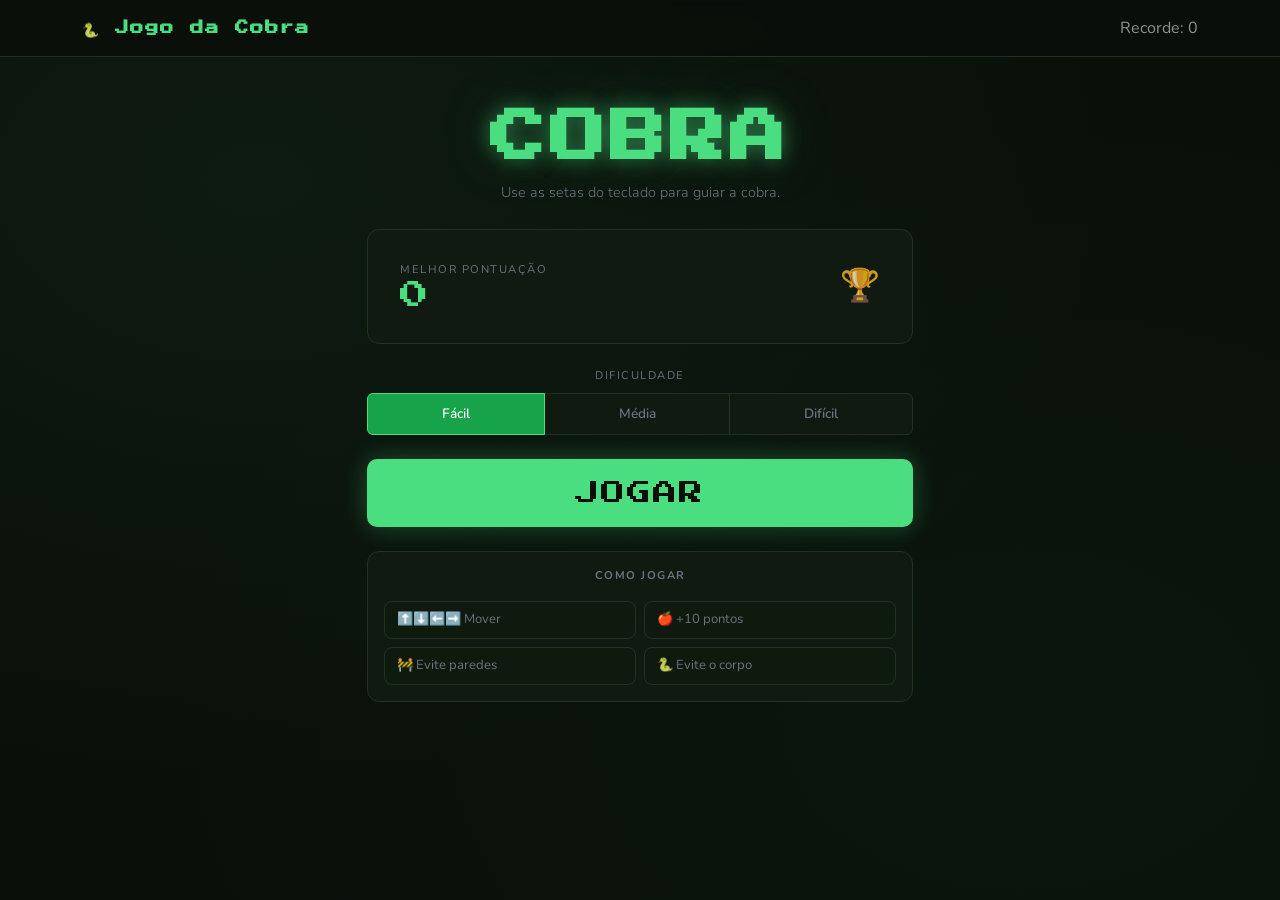
<file: index.html>
<!DOCTYPE html>
<html lang="pt-br">
<head>
    <meta charset="UTF-8">
    <meta name="viewport" content="width=device-width, initial-scale=1.0">
    <title>Jogo da Cobra</title>

    <link rel="stylesheet" href="https://cdn.jsdelivr.net/npm/bootstrap@5.3.3/dist/css/bootstrap.min.css">
    <link rel="stylesheet" href="index.css">
</head>
<body>

    <header>
        <nav class="navbar navbar-dark">
            <div class="container">
                <span class="navbar-brand fw-bold fs-4">🐍 Jogo da Cobra</span>
                <span class="navbar-text" id="navbar-recorde">Recorde: 0</span>
            </div>
        </nav>
    </header>

    <main class="container py-5">
        <div class="row justify-content-center">
            <div class="col-12 col-md-8 col-lg-6 text-center">

                <div class="titulo-bloco mb-4">
                    <h1 class="display-3 fw-bold titulo-jogo">COBRA</h1>
                    <p class="lead subtitulo">Use as setas do teclado para guiar a cobra.</p>
                </div>

                <div class="card card-recorde mb-4">
                    <div class="card-body d-flex justify-content-between align-items-center py-3">
                        <div class="text-start">
                            <span class="label-card">Melhor pontuação</span>
                            <div class="valor-recorde" id="recorde-display">0</div>
                        </div>
                        <div class="icone-trofeu">🏆</div>
                    </div>
                </div>

                <div class="mb-4">
                    <p class="label-secao mb-2">Dificuldade</p>
                    <div class="btn-group w-100" role="group">

                        <input type="radio" class="btn-check" name="dificuldade" id="facil" value="200" checked>
                        <label class="btn btn-outline-dif" for="facil">Fácil</label>

                        <input type="radio" class="btn-check" name="dificuldade" id="media" value="150">
                        <label class="btn btn-outline-dif" for="media">Média</label>

                        <input type="radio" class="btn-check" name="dificuldade" id="dificil" value="80">
                        <label class="btn btn-outline-dif" for="dificil">Difícil</label>

                    </div>
                </div>

                <a href="jogo.html" class="btn btn-jogar w-100 mb-4 py-3 fs-4" id="btn-jogar">
                    JOGAR
                </a>

                <div class="card card-instrucoes p-3">
                    <p class="label-card mb-3 fw-bold">Como Jogar</p>
                    <div class="row g-2 text-start">
                        <div class="col-6"><div class="instrucao-item">⬆️⬇️⬅️➡️ Mover</div></div>
                        <div class="col-6"><div class="instrucao-item">🍎 +10 pontos</div></div>
                        <div class="col-6"><div class="instrucao-item">🚧 Evite paredes</div></div>
                        <div class="col-6"><div class="instrucao-item">🐍 Evite o corpo</div></div>
                    </div>
                </div>

            </div>
        </div>
    </main>

    <script>
        const recorde = Number(localStorage.getItem("cobra_recorde")) || 0;

        document.getElementById("recorde-display").textContent = recorde;
        document.getElementById("navbar-recorde").textContent = "Recorde: " + recorde;

        document.getElementById("btn-jogar").addEventListener("click", function () {
            const selecionado = document.querySelector('input[name="dificuldade"]:checked');

            if (selecionado) {
                localStorage.setItem("cobra_velocidade", selecionado.value);
            }
        });
    </script>

</body>
</html>
</file>
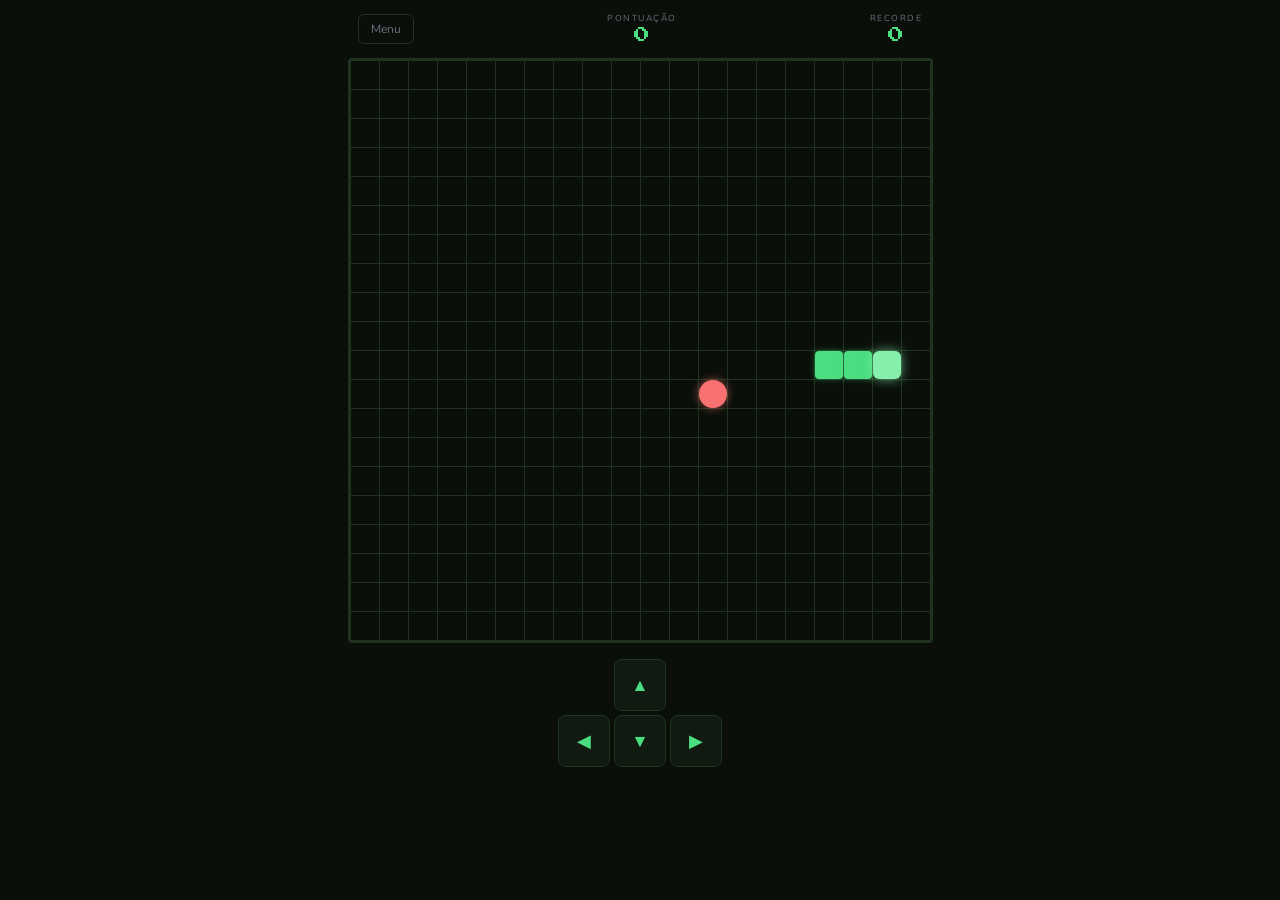
<file: jogo.html>
<!DOCTYPE html>
<html lang="pt-br">
<head>
    <meta charset="UTF-8">
    <meta name="viewport" content="width=device-width, initial-scale=1.0">
    <title>Cobra</title>
    <link rel="stylesheet" href="jogo.css">
</head>
<body>
    <!-- HUD -->
    <div class="hud">
        <a href="index.html" class="btn-menu">Menu</a>
        <div class="hud-centro">
            <span class="label-hud">Pontuação</span>
            <span class="valor-hud" id="pontuacao">0</span>
        </div>
        <div class="hud-direita">
            <span class="label-hud">Recorde</span>
            <span class="valor-hud" id="recorde">0</span>
        </div>
    </div>

    <!-- GRID DO JOGO -->
    <div class="arena">
        <div class="grade" id="grade"></div>

        <!-- TELA DE FIM DE JOGO -->
         <div class="overlay" id="overlay">
            <div class="overlay-conteudo">
                <p class="overlay-titulo" id="overlay-titulo">FIM DE JOGO</p>
                <p class="overlay-pontos" id="overlay-pontos">0 pontos</p>
                <p class="overlay-recorde" id="overlay-recorde"></p>
                <button class="btn-reiniciar" onclick="reiniciar()">Jogar novamente</button>
                <a href="index.html" class="btn-voltar">Voltar ao menu</a>
            </div>
         </div>    
    </div>
    
    <!-- CONTROLES PARA SMARTPHONE -->
     <div class="controles-smartphone">
        <div class="linha-controle">
            <button class="btn-direcao" onclick="mudarDirecao('ArrowUp')">▲</button>
        </div>
        <div class="linha-controle">
            <button class="btn-direcao" onclick="mudarDirecao('ArrowLeft')">◀</button>
            <button class="btn-direcao" onclick="mudarDirecao('ArrowDown')">▼</button>
            <button class="btn-direcao" onclick="mudarDirecao('ArrowRight')">▶</button>
        </div>
     </div>

     <script src="jogo.js"></script>
</body>
</html>
</file>
<file: index.css>
@import url('https://fonts.googleapis.com/css2?family=Press+Start+2P&family=Saira+Stencil+One&family=Nunito:wght@400;700&display=swap');

:root {
    --verde: #4ADE80;
    --verde-escuro: #16A34A;
    --fundo: #0A0F0A;
    --fundo-card: #111A11;
    --borda: #1F3320;
    --texto: #D1FAE5;
    --esmaecido: #6B7280;
}



* {
     box-sizing: border-box;
     margin: 0;
     padding: 0;
}



body {

    font-family: "Nunito", sans-serif;

    background-color: var(--fundo);

    color: var(--texto);

    min-height: 100vh;

    background-image:

        radial-gradient(ellipse at 20% 20%, rgba(74, 222, 128, 0.06) 0%, transparent 60%),

        radial-gradient(ellipse at 80% 80%, rgba(22, 163, 74, 0.05) 0%, transparent 60%);

}



.navbar {

    background: rgba(10, 15, 10, 0.9);

    border-bottom: 1px solid var(--borda);



    -webkit-backdrop-filter: blur(8px);

    backdrop-filter: blur(8px);

}



.navbar-brand {

    font-family: "Press Start 2P", monospace;

    font-size: 0.85rem !important;

    color: var(--verde) !important;

    letter-spacing: 1px;

}



.titulo-jogo {

    font-family: "Press Start 2P", monospace;

    font-size: clamp(2rem, 8.5vw, 3.5rem) !important;

    color: var(--verde);

    text-shadow:

        0 0 20px rgba(74, 222, 128, 0.5),

        0 0 60px rgba(74, 222, 128, 0.2);

    line-height: 1.2;

    letter-spacing: 4px;

}



.subtitulo {

    color: var(--esmaecido);

    font-size: 0.9rem;

    line-height: 1.7;

}



.card-recorde,

.card-instrucoes {

    background: var(--fundo-card);

    border: 1px solid var(--borda);

    border-radius: 12px;

    color: var(--texto);

    padding: 1rem;

}



.label-card {

    font-size: 0.7rem;

    text-transform: uppercase;

    letter-spacing: 1.5px;

    color: var(--esmaecido);

    margin-bottom: 4px;

    display: block;

}



.valor-recorde {

    font-family: "Press Start 2P", monospace;

    font-size: 1.8rem;

    color: var(--verde);

    line-height: 1;

}



.icone-trofeu {

    font-size: 2rem;

    opacity: 0.8;

}



/*DIFICULDADE*/

.label-secao{

    font-size: 0.7rem;;

    text-transform: uppercase;

    letter-spacing: 1.5px;

    color: var(--esmaecido);

}



.btn-outline-dif{

    background: var(--fundo-card);

    border-color: var(--borda);

    color: var(--esmaecido);

    font-weight: 600;

    font-size: 0.85rem;

    padding: 10px;

    transition: all 0.2s;

}



.btn-check:checked + .btn-outline-dif{

    background: var(--verde-escuro);

    border-color: var(--verde);

    color: #FFFFFF;

}



.btn-outline-dif:hover{

    background: #1A2E1A;

    border-color: var(--verde) !important;

    color: var(--verde) !important;

}

.btn-jogar{
    font-family: "Press Start 2P", monospace;
    font-size: 0.85rem;
    background: var(--verde);
    color: #0A0F0A;
    border: none;
    border-radius: 10px;
    padding: 16px;
    letter-spacing: 2px;
    text-decoration: none;
    display: block;
    transition: all 0.2s;
    box-shadow: 0 0 24px rgba(74, 222, 128, 0.3);

}

.btn-jogar:hover{
    background: #86EFAC;
    color: #0A0F0A;
    box-shadow: 0 0 40px rgba(74, 222, 128, 0.5);
    transform: translateY(-2px);
}

.instrucao-item{
    background: #0F1A0F;
    border: 1px solid var(--borda);
    border-radius: 8px;
    padding: 8px 12px;
    font-size: 0.82rem;
    color: var(--esmaecido);
}
</file>
<file: jogo.css>
@import url('https://fonts.googleapis.com/css2?family=Nunito:ital,wght@0,200..1000;1,200..1000&family=Press+Start+2P&display=swap');

:root {
    --verde: #4ADE80;
    --verde-escuro: #16A34A;
    --verde-cabeca: #86EFAC;
    --comida: #F87171;
    --fundo: #0A0F0A;
    --fundo-grade: #0D140D;
    --borda: #1F3320;
    --texto: #D1FAE5;
    --esmaecido: #6B7280;
    --tamanho-celula: 28px;
    --colunas: 20;
}

* {
    box-sizing: border-box;
    margin: 0;
    padding: 0;
}

body {
    font-family: "Nunito", sans-serif;
    background: var(--fundo);
    color: var(--texto);
    min-height: 100vh;
    display: flex;
    flex-direction: column;
    align-items: center;
    overflow: hidden;
    user-select: none;
}

.hud {
    width: 100%;
    max-width: calc(var(--tamanho-celula) * var(--colunas) + 4px);
    display: flex;
    align-items: center;
    justify-content: space-between;
    padding: 12px 0;
    gap: 8px;
}

.btn-menu {
    font-size: 0.75rem;
    color: var(--esmaecido);
    text-decoration: none;
    padding: 6px 12px;
    border: 1px solid var(--borda);
    border-radius: 6px;
    transition: color 0.2s, border-color 0.2s;
    white-space: nowrap;
}

.btn-menu:hover {
    color: var(--verde);
    border-color: var(--verde);
}

.hud-centro,
.hud-direita {
    display: flex;
    flex-direction: column;
    align-items: center;
}

.label-hud {
    font-size: 0.55rem;
    text-transform: uppercase;
    letter-spacing: 1.5px;
    color: var(--esmaecido);
}

.valor-hud {
    font-family: "Press Start 2P", monospace;
    font-size: 1rem;
    color: var(--verde);
    line-height: 1.4;
}

.arena {
    position: relative;
}

.grade {
  display: grid;
  grid-template-columns: repeat(var(--colunas), var(--tamanho-celula));
  grid-template-rows: repeat(var(--colunas), var(--tamanho-celula));
  background: var(--grade-bg);
  border: 2px solid var(--borda);
  border-radius: 4px;
  gap: 1px;
  padding: 1px;
  background-image:
    linear-gradient(var(--borda) 1px, transparent 1px),
    linear-gradient(90deg, var(--borda) 1px, transparent 1px);
  background-size: calc(var(--tamanho-celula) + 1px) calc(var(--tamanho-celula) + 1px);
}

.celula {
    width: var(--tamanho-celula);
    height: var(--tamanho-celula);
    border-radius: 2px;
    transition: background-color 0.05s;
}

.celula.cobra {
    background-color: var(--verde);
    border-radius: 4px;
    box-shadow: 0 0 6px rgba(74, 222, 128, 0.4);
}

.celula.cabeca {
    background-color: var(--verde-cabeca);
    border-radius: 6px;
    box-shadow: 0 0 12px rgba(134, 239, 172, 0.7);
}

.celula.comida {
    background-color: var(--comida);
    border-radius: 50%;
    box-shadow: 0 0 10px rgba(248, 113, 113, 0.6);
    animation: pulsar 0.8s ease-in-out infinite alternate;
}

@keyframes pulsar {
    from {transform: scale(0.85);}
    to {transform: scale(1.05);}
}

/*OVERLAY FIM DE JOGO*/
.overlay {
    position: absolute;
    inset: 0;
    background: rgba(10, 15, 10, 0.92);
    display: none;
    align-items: center;
    justify-content: center;
    border-radius: 4px;
    backdrop-filter: blur(4px);
}

.overlay.visivel {
    display: flex;
}

.overlay-conteudo {
    text-align: center;
    display: flex;
    flex-direction: column;
    align-items: center;
    gap: 12px;
}

.overlay-titulo {
    font-family: "Press Start 2P", monospace;
    font-size: 1.4rem;
    color: var(--comida);
    text-shadow: 0 0 20px rgba(248, 113, 113, 0.5);
}

.overlay-pontos {
    font-family: "Press Start 2P", monospace;
    font-size: 1rem;
    color: var(--verde);
}

.overlay-recorde {
    font-size: 0.82rem;
    color: var(--esmaecido);
    min-height: 20px;
}

.btn-reiniciar {
    font-family: "Press Start 2P", monospace;
    font-size: 0.7rem;
    background: var(--verde);
    color: #0A0F0A;
    border: none;
    border-radius: 8px;
    padding: 14px 14px;
    cursor: pointer;
    letter-spacing: 1px;
    margin-top: 4px;
    transition: background 0.2s, transform 0.1s;
}

.btn-reiniciar:hover {
    background: #86EFAC;
    transform: translateY(-2px);
}

.btn-voltar {
    font-size: 0.8rem;
    color: var(--esmaecido);
    text-decoration: none;
    transition: color 0.2s;
}

.btn-voltar:hover {
    color: var(--verde);
}

/*CONTROLES SMARTPHONE*/
.controles-smartphone {
    margin-top: 16px;
    display: flex;
    flex-direction: column;
    align-items: center;
    gap: 4px;
}

.linha-controle {
    display: flex;
    gap: 4px;
}

.btn-direcao {
    width: 52px;
    height: 52px;
    background: #111A11;
    border: 1px solid var(--borda);
    border-radius: 8px;
    color: var(--verde);
    font-size: 1.1rem;
    cursor: pointer;
    transition: background 0.15s;
}

.btn-direcao:hover,
.btn-direcao:active {
    background: #1A2E1A;
}
</file>
